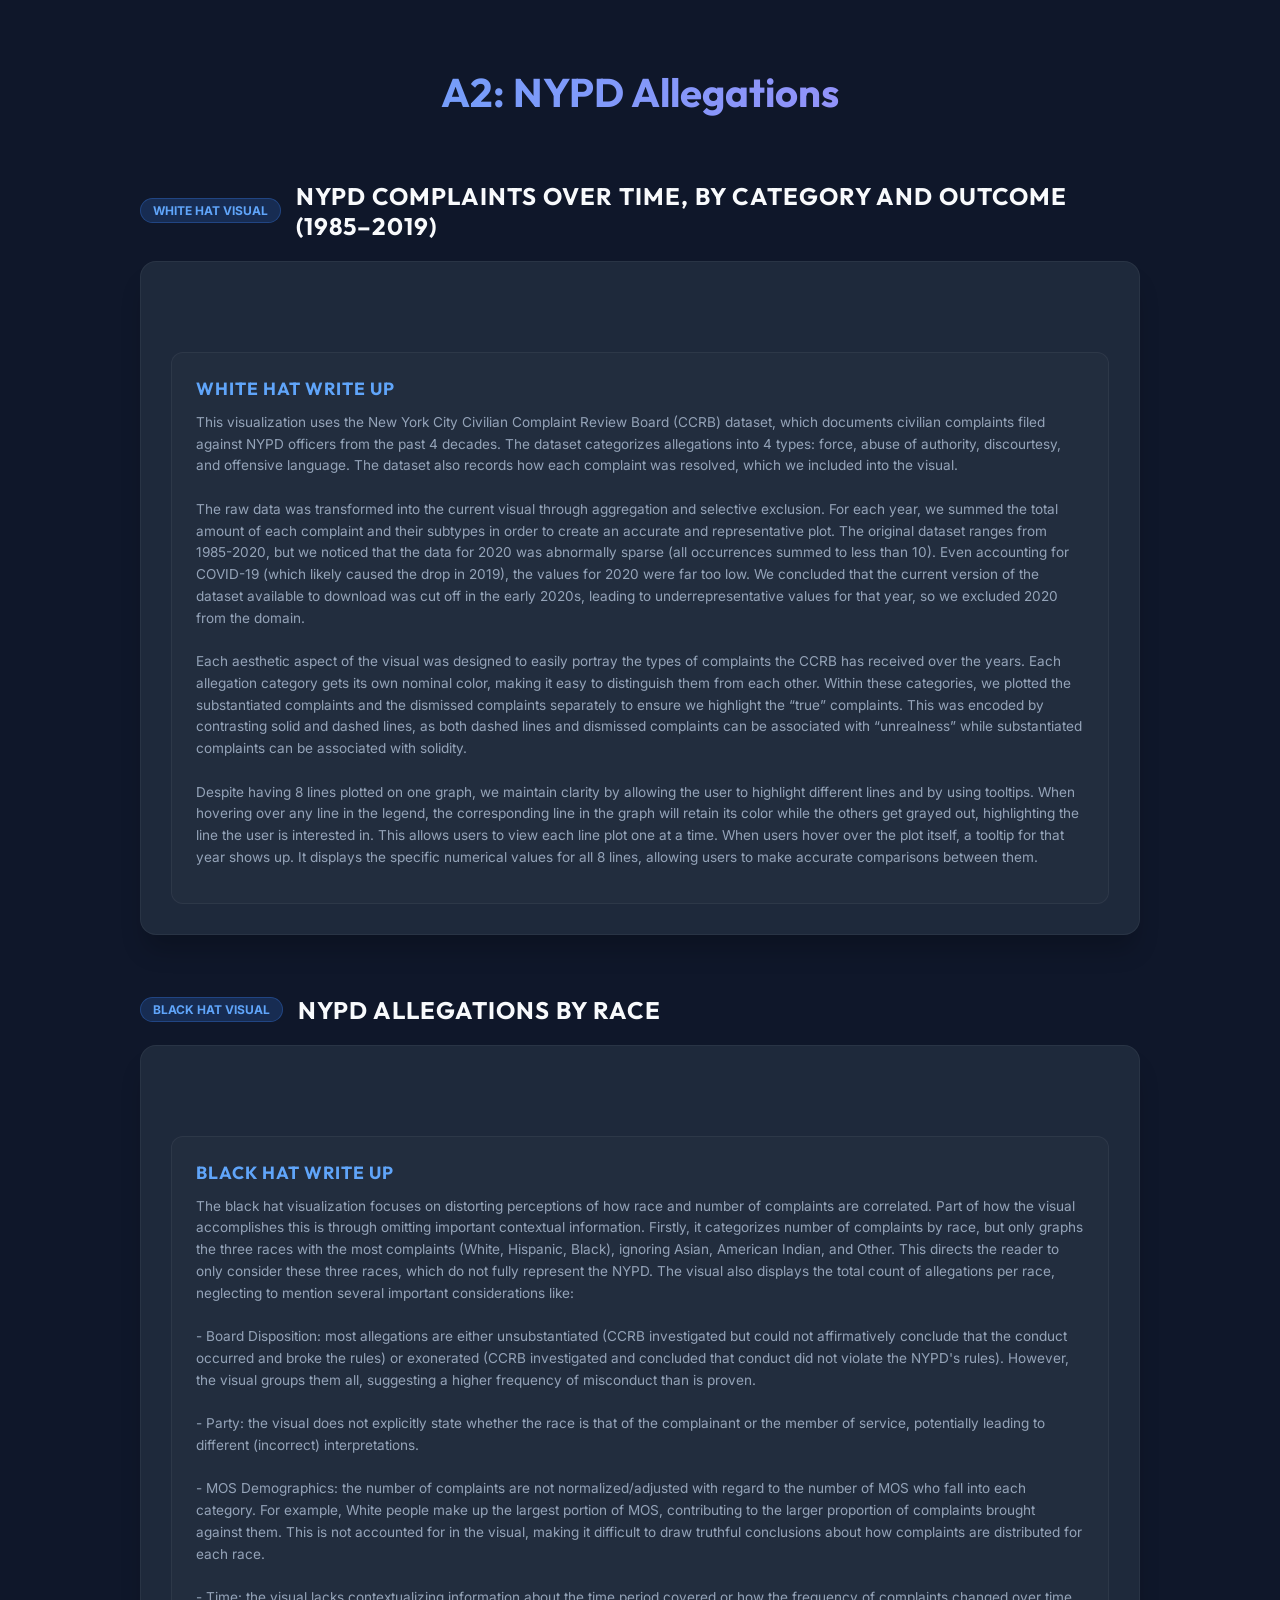
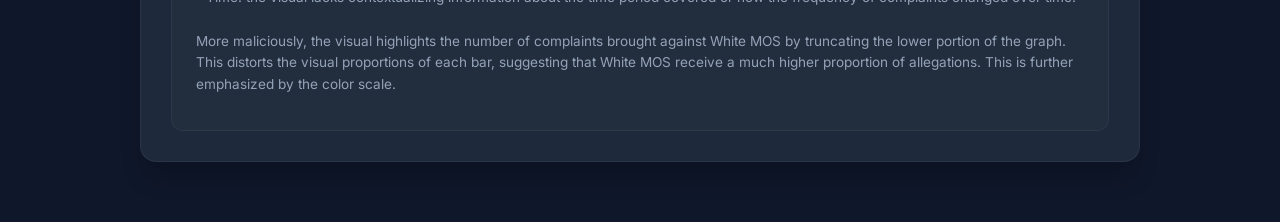
<file: index.html>
<!DOCTYPE html>
<html lang="en">

<head>
    <meta charset="UTF-8">
    <meta name="viewport" content="width=device-width, initial-scale=1.0">
    <title>NYPD Allegations: White Hat vs Black Hat Perspectives</title>
    <script src="https://d3js.org/d3.v7.min.js"></script>
    <link rel="preconnect" href="https://fonts.googleapis.com">
    <link rel="preconnect" href="https://fonts.gstatic.com" crossorigin>
    <link
        href="https://fonts.googleapis.com/css2?family=Inter:wght@300;400;600&family=Outfit:wght@500;700;900&display=swap"
        rel="stylesheet">
    <link rel="stylesheet" href="styles.css">
</head>

<body>

    <div class="container">
        <header>
            <h1>A2: NYPD Allegations</h1>
        </header>

        <!-- WHITE HAT SECTION -->
        <div class="section-header">
            <span class="badge badge-perspective">White Hat Visual</span>
            <h2>NYPD Complaints over time, by cAtegory and outcome <br/> (1985–2019)</h2>
        </div>

        <div class="viz-card">
            <div id="white-chart"></div>
            <div class="legend" id="white-legend"></div>

            <div id="white-tooltip" style="
                position: fixed; pointer-events: none; display: none;
                background: rgba(15, 15, 20, 0.85); color: #fff;
                padding: 8px 12px; border-radius: 6px;
                font-size: 12px; line-height: 1.6; z-index: 100;
                box-shadow: 0 2px 8px rgba(0, 0, 0, 0.3);">
            </div>

            <div class="info-grid">
                <div class="info-box">
                    <h3>White Hat Write Up</h3>
                    <p>This visualization uses the New York City Civilian Complaint Review Board (CCRB) dataset, which
                        documents civilian complaints filed against NYPD officers from the past 4 decades. The dataset
                        categorizes allegations into 4 types: force, abuse of authority, discourtesy, and offensive
                        language. The dataset also records how each complaint was resolved, which we
                        included into the visual.
                        <br><br>
                        The raw data was transformed into the current visual through aggregation and selective
                        exclusion. For each year, we summed the total amount of each complaint and their subtypes in
                        order to create an accurate and representative plot. The original dataset ranges from 1985-2020,
                        but we noticed that the data for 2020 was abnormally sparse (all occurrences summed to less than
                        10). Even accounting for COVID-19 (which likely caused the drop in 2019), the values for 2020
                        were far too low. We concluded that the current version of the dataset available to download was
                        cut off in the early 2020s, leading to underrepresentative values for that year, so we 
                        excluded 2020 from the domain.
                        <br><br>
                        Each aesthetic aspect of the visual was designed to easily portray the types of complaints the
                        CCRB has received over the years. Each allegation category gets its own nominal color, making it easy to
                        distinguish them from each other. Within these categories, we plotted the substantiated
                        complaints and the dismissed complaints separately to ensure we highlight the “true” complaints.
                        This was encoded by contrasting solid and dashed lines, as both dashed lines and dismissed
                        complaints can be associated with “unrealness” while substantiated complaints can be associated
                        with solidity.
                        <br><br>
                        Despite having 8 lines plotted on one graph, we maintain clarity by allowing the user to highlight
                        different lines and by using tooltips. When hovering over any line in the legend, the
                        corresponding line in the graph will retain its color while the others get grayed out,
                        highlighting the line the user is interested in. This allows users to view each
                        line plot one at a time. When users hover over the plot itself, a tooltip for that year shows
                        up. It displays the specific numerical values for all 8 lines, allowing users to make accurate
                        comparisons between them.
                    </p>
                </div>
            </div>
        </div>

        <!-- BLACK HAT SECTION -->
        <div class="section-header">
            <span class="badge badge-perspective">Black Hat Visual</span>
            <h2>NYPD Allegations by Race</h2>
        </div>

        <div class="viz-card">
            <div id="black-chart"></div>
            <div class="legend" id="black-legend"></div>

            <div class="info-grid">
                <div class="info-box">
                    <h3>Black Hat Write Up</h3>
                    <p>
                        The black hat visualization focuses on distorting perceptions of how race and number of
                        complaints are correlated. Part
                        of how the visual accomplishes this is through omitting important contextual information.
                        Firstly, it categorizes number of complaints by race, but only graphs the three races with the
                        most complaints (White,
                        Hispanic, Black), ignoring Asian, American Indian, and Other. This directs the reader to only
                        consider these three
                        races, which do not fully represent the NYPD.
                        The visual also displays the total count of allegations per race, neglecting to mention several
                        important considerations
                        like:
                        <br><br>
                        - Board Disposition: most allegations are either unsubstantiated (CCRB investigated but could
                        not affirmatively conclude
                        that the conduct occurred and broke the rules) or exonerated (CCRB investigated and concluded
                        that conduct did not
                        violate the NYPD's rules). However, the visual groups them all, suggesting a higher frequency of
                        misconduct than is
                        proven.
                        <br><br>
                        - Party: the visual does not explicitly state whether the race is that of the complainant or the
                        member of service,
                        potentially leading to different (incorrect) interpretations.
                        <br><br>
                        - MOS Demographics: the number of complaints are not normalized/adjusted with regard to the
                        number of MOS who fall into
                        each category. For example, White people make up the largest portion of MOS, contributing to the
                        larger proportion of
                        complaints brought against them. This is not accounted for in the visual, making it difficult to
                        draw truthful
                        conclusions about how complaints are distributed for each race.
                        <br><br>
                        - Time: the visual lacks contextualizing information about the time period covered or how the
                        frequency of complaints
                        changed over time.
                        <br><br>
                        More maliciously, the visual highlights the number of complaints brought against White MOS by
                        truncating the lower
                        portion of the graph. This distorts the visual proportions of each bar, suggesting that White
                        MOS receive a much higher
                        proportion of allegations. This is further emphasized by the color scale.
                    </p>
                </div>
            </div>
        </div>
    </div>

    <script src="script.js"></script>

</body>

</html>
</file>
<file: styles.css>
:root {
    --bg-color: #0f172a;
    --card-bg: #1e293b;
    --text-primary: #f8fafc;
    --text-secondary: #94a3b8;
    --accent-main: #3b82f6;
    --grid-color: rgba(148, 163, 184, 0.1);
    --border-radius: 16px;
}

body {
    background-color: var(--bg-color);
    color: var(--text-primary);
    font-family: 'Inter', sans-serif;
    margin: 0;
    padding: 40px;
    display: flex;
    flex-direction: column;
    align-items: center;
    min-height: 100vh;
}

.container {
    max-width: 1000px;
    width: 100%;
}

header {
    margin-bottom: 4rem;
    text-align: center;
}

h1 {
    font-family: 'Outfit', sans-serif;
    font-size: 2.5rem;
    margin-bottom: 0.5rem;
    background: linear-gradient(to right, #60a5fa, #a78bfa);
    -webkit-background-clip: text;
    -webkit-text-fill-color: transparent;
}

.subtitle {
    color: var(--text-secondary);
    font-size: 1.1rem;
}

.section-header {
    display: flex;
    align-items: center;
    gap: 15px;
    margin-bottom: 20px;
    margin-top: 60px;
}

.section-header h2 {
    font-family: 'Outfit', sans-serif;
    font-size: 1.5rem;
    margin: 0;
    text-transform: uppercase;
    letter-spacing: 1px;
}

.badge {
    padding: 4px 12px;
    border-radius: 20px;
    font-size: 0.75rem;
    font-weight: 700;
    text-transform: uppercase;
}

.badge-perspective {
    background: rgba(59, 130, 246, 0.2);
    color: #60a5fa;
    border: 1px solid rgba(59, 130, 246, 0.3);
}

.viz-card {
    background-color: var(--card-bg);
    border-radius: var(--border-radius);
    padding: 30px;
    box-shadow: 0 20px 25px -5px rgba(0, 0, 0, 0.2);
    border: 1px solid rgba(255, 255, 255, 0.05);
    margin-bottom: 20px;
    position: relative;
}

svg {
    width: 100%;
    height: 400px;
    overflow: visible;
}

.axis-label {
    fill: var(--text-secondary);
    font-size: 12px;
    font-weight: 400;
}

.tick text {
    fill: var(--text-secondary);
    font-size: 11px;
}

.tick line {
    stroke: var(--grid-color);
}

.domain {
    stroke: var(--grid-color);
}

.line {
    fill: none;
    stroke-width: 3;
    stroke-linecap: round;
    transition: opacity 0.3s ease, stroke-width 0.3s ease;
}

.legend {
    display: flex;
    justify-content: center;
    gap: 15px;
    margin-top: 30px;
    flex-wrap: wrap;
}

.legend-group {
    display: flex;
    flex-direction: column;
    gap: 5px;
    padding: 10px;
    border-radius: 8px;
    background: rgba(255, 255, 255, 0.02);
    border: 1px solid rgba(255, 255, 255, 0.05);
}

.legend-item {
    display: flex;
    align-items: center;
    gap: 8px;
    cursor: pointer;
    padding: 2px 8px;
    border-radius: 4px;
    transition: background 0.2s;
}

.legend-item:hover {
    background: rgba(255, 255, 255, 0.05);
}

.legend-color {
    width: 20px;
    height: 3px;
}

.legend-color.dashed {
    border-top: 3px dashed;
    background: none;
    height: 0;
}

.legend-text {
    font-size: 0.8rem;
    color: var(--text-secondary);
}

.info-grid {
    display: grid;
    /* grid-template-columns: 1fr 1fr; */
    gap: 20px;
    margin-top: 30px;
}

.info-box {
    background: rgba(255, 255, 255, 0.02);
    padding: 24px;
    border-radius: 12px;
    border: 1px solid rgba(255, 255, 255, 0.05);
}

h3 {
    font-family: 'Outfit', sans-serif;
    font-size: 1.1rem;
    margin-top: 0;
    color: #60a5fa;
    margin-bottom: 12px;
    text-transform: uppercase;
    letter-spacing: 1px;
}

.info-box p,
.info-box li {
    font-size: 0.85rem;
    color: var(--text-secondary);
    line-height: 1.6;
    margin: 0 0 10px 0;
}

ul {
    padding-left: 1.2rem;
    margin: 0;
}
</file>
